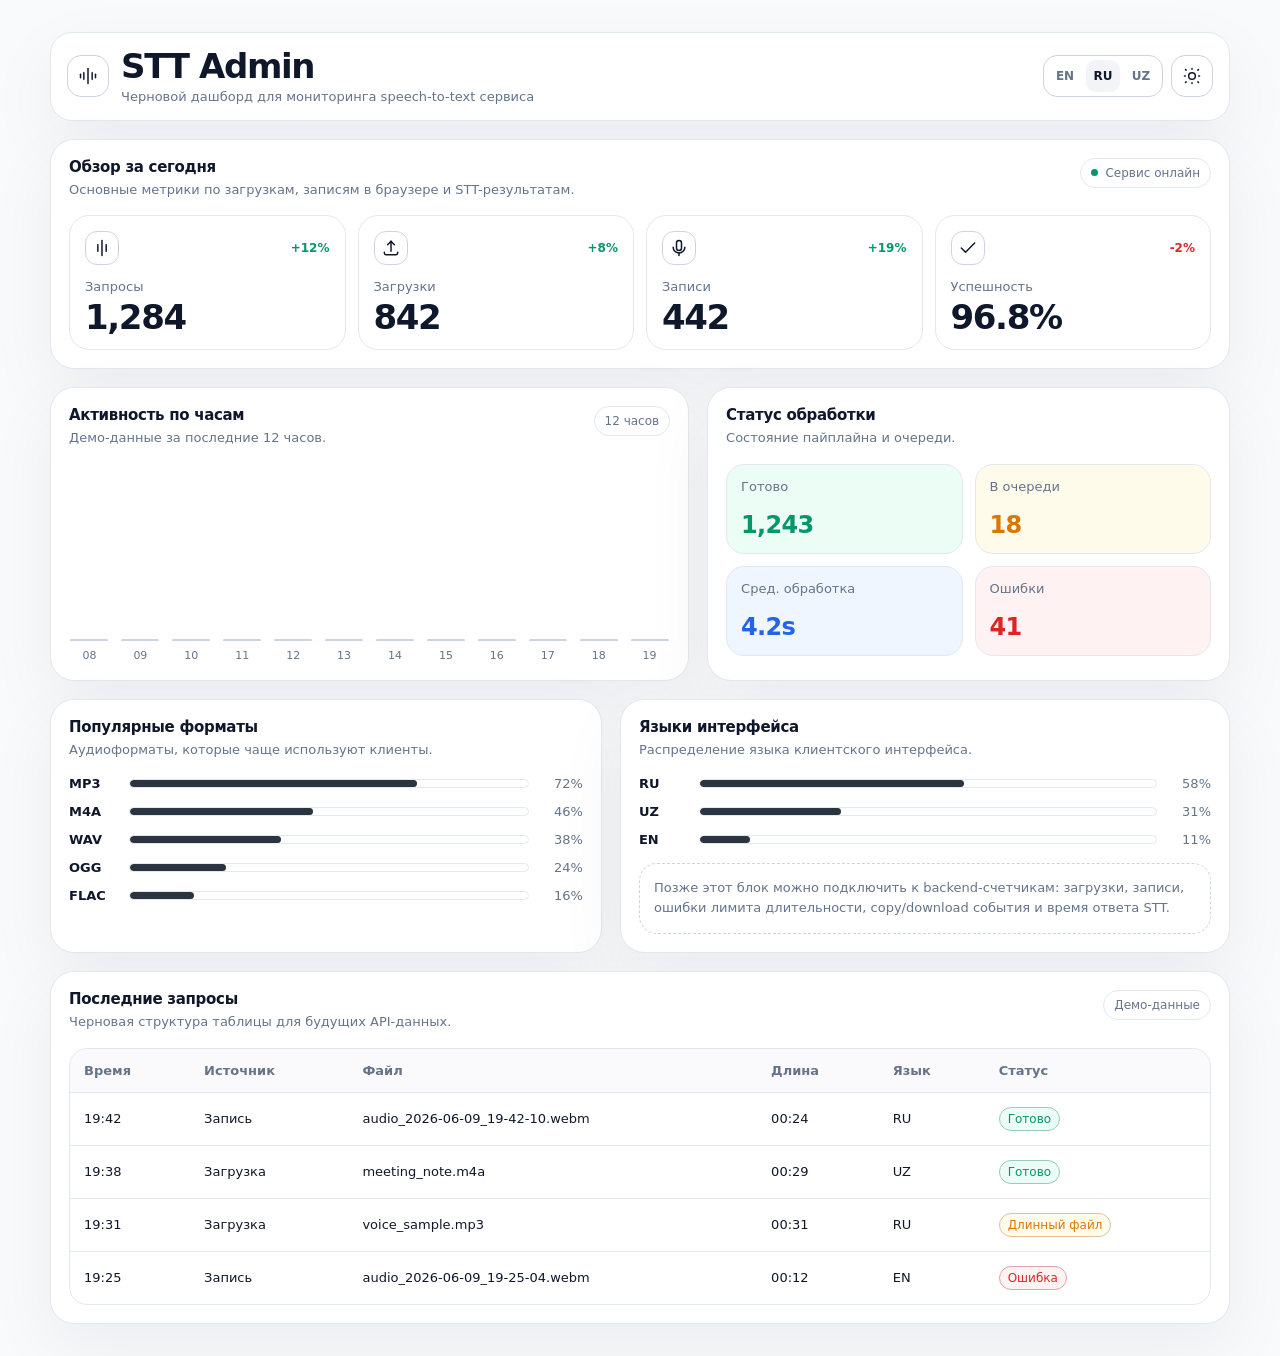
<file: src/presentation/web/admin/index.html>
<!DOCTYPE html>
<html lang="ru" data-theme="light">
<head>
  <meta charset="UTF-8" />
  <meta name="viewport" content="width=device-width, initial-scale=1.0" />
  <title>STT Admin Dashboard</title>
  <link rel="stylesheet" href="assets/css/style.css" />
</head>
<body>
  <main class="dashboard">
    <header class="topbar">
      <div class="brand">
        <div class="brand-icon" aria-hidden="true">
          <svg viewBox="0 0 24 24">
            <path d="M12 3v18" />
            <path d="M7 8v8" />
            <path d="M17 8v8" />
            <path d="M3 10v4" />
            <path d="M21 10v4" />
          </svg>
        </div>
        <div>
          <h1 data-i18n="title">STT Admin</h1>
          <p data-i18n="subtitle">Draft dashboard for speech-to-text service monitoring</p>
        </div>
      </div>

      <div class="toolbar">
        <div class="lang-row" aria-label="Language switcher">
          <button class="lang-btn active" type="button" data-lang="en">EN</button>
          <button class="lang-btn" type="button" data-lang="ru">RU</button>
          <button class="lang-btn" type="button" data-lang="uz">UZ</button>
        </div>
        <button class="icon-btn" id="themeToggle" type="button" aria-label="Theme toggle">
          <svg id="themeIcon" viewBox="0 0 24 24">
            <path d="M12 3v1" />
            <path d="M12 20v1" />
            <path d="M4.22 4.22l.7.7" />
            <path d="M19.08 19.08l.7.7" />
            <path d="M3 12h1" />
            <path d="M20 12h1" />
            <path d="M4.22 19.78l.7-.7" />
            <path d="M19.08 4.92l.7-.7" />
            <circle cx="12" cy="12" r="4" />
          </svg>
        </button>
      </div>
    </header>

    <section class="panel">
      <div class="section-head">
        <div>
          <div class="section-title" data-i18n="overviewTitle">Today overview</div>
          <div class="section-note" data-i18n="overviewNote">Core metrics for uploaded files, browser recordings and STT results.</div>
        </div>
        <div class="pill"><span class="dot"></span><span data-i18n="serviceOnline">Service online</span></div>
      </div>

      <div class="kpi-grid">
        <article class="kpi-card">
          <div class="kpi-top">
            <div class="small-icon" aria-hidden="true">
              <svg viewBox="0 0 24 24"><path d="M12 3v18"/><path d="M7 8v8"/><path d="M17 8v8"/></svg>
            </div>
            <span class="delta">+12%</span>
          </div>
          <div>
            <div class="kpi-label" data-i18n="totalRequests">Requests</div>
            <div class="kpi-value">1,284</div>
          </div>
        </article>

        <article class="kpi-card">
          <div class="kpi-top">
            <div class="small-icon" aria-hidden="true">
              <svg viewBox="0 0 24 24"><path d="M4 17v1a2 2 0 0 0 2 2h12a2 2 0 0 0 2-2v-1"/><path d="M12 4v12"/><path d="M8 8l4-4 4 4"/></svg>
            </div>
            <span class="delta">+8%</span>
          </div>
          <div>
            <div class="kpi-label" data-i18n="uploads">Uploads</div>
            <div class="kpi-value">842</div>
          </div>
        </article>

        <article class="kpi-card">
          <div class="kpi-top">
            <div class="small-icon" aria-hidden="true">
              <svg viewBox="0 0 24 24"><path d="M12 3a3 3 0 0 0-3 3v6a3 3 0 0 0 6 0V6a3 3 0 0 0-3-3z"/><path d="M19 11a7 7 0 0 1-14 0"/><path d="M12 18v3"/></svg>
            </div>
            <span class="delta">+19%</span>
          </div>
          <div>
            <div class="kpi-label" data-i18n="recordings">Recordings</div>
            <div class="kpi-value">442</div>
          </div>
        </article>

        <article class="kpi-card">
          <div class="kpi-top">
            <div class="small-icon" aria-hidden="true">
              <svg viewBox="0 0 24 24"><path d="M20 6 9 17l-5-5"/></svg>
            </div>
            <span class="delta bad">-2%</span>
          </div>
          <div>
            <div class="kpi-label" data-i18n="successRate">Success rate</div>
            <div class="kpi-value">96.8%</div>
          </div>
        </article>
      </div>
    </section>

    <section class="hero">
      <article class="panel chart-card">
        <div class="section-head">
          <div>
            <div class="section-title" data-i18n="activityTitle">Activity by hour</div>
            <div class="section-note" data-i18n="activityNote">Demo data for the last 12 hours.</div>
          </div>
          <span class="pill" data-i18n="last12h">Last 12h</span>
        </div>
        <div class="bars" aria-label="Activity chart">
          <div class="bar-wrap"><div class="bar" style="height: 52%; --fill: 72%;"></div><span class="bar-label">08</span></div>
          <div class="bar-wrap"><div class="bar" style="height: 72%; --fill: 78%;"></div><span class="bar-label">09</span></div>
          <div class="bar-wrap"><div class="bar" style="height: 64%; --fill: 70%;"></div><span class="bar-label">10</span></div>
          <div class="bar-wrap"><div class="bar" style="height: 86%; --fill: 88%;"></div><span class="bar-label">11</span></div>
          <div class="bar-wrap"><div class="bar" style="height: 58%; --fill: 68%;"></div><span class="bar-label">12</span></div>
          <div class="bar-wrap"><div class="bar" style="height: 77%; --fill: 82%;"></div><span class="bar-label">13</span></div>
          <div class="bar-wrap"><div class="bar" style="height: 92%; --fill: 94%;"></div><span class="bar-label">14</span></div>
          <div class="bar-wrap"><div class="bar" style="height: 80%; --fill: 84%;"></div><span class="bar-label">15</span></div>
          <div class="bar-wrap"><div class="bar" style="height: 68%; --fill: 73%;"></div><span class="bar-label">16</span></div>
          <div class="bar-wrap"><div class="bar" style="height: 74%; --fill: 76%;"></div><span class="bar-label">17</span></div>
          <div class="bar-wrap"><div class="bar" style="height: 62%; --fill: 68%;"></div><span class="bar-label">18</span></div>
          <div class="bar-wrap"><div class="bar" style="height: 55%; --fill: 62%;"></div><span class="bar-label">19</span></div>
        </div>
      </article>

      <article class="panel">
        <div class="section-head">
          <div>
            <div class="section-title" data-i18n="statusTitle">Processing status</div>
            <div class="section-note" data-i18n="statusNote">Current pipeline health and queue state.</div>
          </div>
        </div>
        <div class="status-grid">
          <div class="status-box success">
            <div class="status-label" data-i18n="completed">Completed</div>
            <div class="status-value">1,243</div>
          </div>
          <div class="status-box warning">
            <div class="status-label" data-i18n="queue">In queue</div>
            <div class="status-value">18</div>
          </div>
          <div class="status-box info">
            <div class="status-label" data-i18n="avgTime">Avg. processing</div>
            <div class="status-value">4.2s</div>
          </div>
          <div class="status-box danger">
            <div class="status-label" data-i18n="failed">Failed</div>
            <div class="status-value">41</div>
          </div>
        </div>
      </article>
    </section>

    <section class="grid-2">
      <article class="panel">
        <div class="section-head">
          <div>
            <div class="section-title" data-i18n="formatsTitle">Popular formats</div>
            <div class="section-note" data-i18n="formatsNote">Accepted audio types used by clients.</div>
          </div>
        </div>
        <div class="format-list">
          <div class="progress-row"><span class="progress-label">MP3</span><div class="progress-line"><div class="progress-fill" style="--width: 72%;"></div></div><span class="progress-value">72%</span></div>
          <div class="progress-row"><span class="progress-label">M4A</span><div class="progress-line"><div class="progress-fill" style="--width: 46%;"></div></div><span class="progress-value">46%</span></div>
          <div class="progress-row"><span class="progress-label">WAV</span><div class="progress-line"><div class="progress-fill" style="--width: 38%;"></div></div><span class="progress-value">38%</span></div>
          <div class="progress-row"><span class="progress-label">OGG</span><div class="progress-line"><div class="progress-fill" style="--width: 24%;"></div></div><span class="progress-value">24%</span></div>
          <div class="progress-row"><span class="progress-label">FLAC</span><div class="progress-line"><div class="progress-fill" style="--width: 16%;"></div></div><span class="progress-value">16%</span></div>
        </div>
      </article>

      <article class="panel">
        <div class="section-head">
          <div>
            <div class="section-title" data-i18n="languagesTitle">Interface languages</div>
            <div class="section-note" data-i18n="languagesNote">Client UI language distribution.</div>
          </div>
        </div>
        <div class="language-list">
          <div class="progress-row"><span class="progress-label">RU</span><div class="progress-line"><div class="progress-fill" style="--width: 58%;"></div></div><span class="progress-value">58%</span></div>
          <div class="progress-row"><span class="progress-label">UZ</span><div class="progress-line"><div class="progress-fill" style="--width: 31%;"></div></div><span class="progress-value">31%</span></div>
          <div class="progress-row"><span class="progress-label">EN</span><div class="progress-line"><div class="progress-fill" style="--width: 11%;"></div></div><span class="progress-value">11%</span></div>
        </div>
        <div class="empty-note" style="margin-top: 16px;" data-i18n="integrationNote">
          Later this block can be connected to backend counters: uploads, recordings, duration limit errors, copy/download events and STT response times.
        </div>
      </article>
    </section>

    <section class="panel">
      <div class="section-head">
        <div>
          <div class="section-title" data-i18n="recentTitle">Recent requests</div>
          <div class="section-note" data-i18n="recentNote">Rough table structure for future API data.</div>
        </div>
        <span class="pill" data-i18n="demoData">Demo data</span>
      </div>

      <div class="table-wrap">
        <table>
          <thead>
            <tr>
              <th data-i18n="colTime">Time</th>
              <th data-i18n="colSource">Source</th>
              <th data-i18n="colFile">File</th>
              <th data-i18n="colDuration">Duration</th>
              <th data-i18n="colLanguage">Language</th>
              <th data-i18n="colStatus">Status</th>
            </tr>
          </thead>
          <tbody>
            <tr>
              <td>19:42</td>
              <td data-i18n="sourceRecord">Recording</td>
              <td>audio_2026-06-09_19-42-10.webm</td>
              <td>00:24</td>
              <td>RU</td>
              <td><span class="badge success" data-i18n="ok">Done</span></td>
            </tr>
            <tr>
              <td>19:38</td>
              <td data-i18n="sourceUpload">Upload</td>
              <td>meeting_note.m4a</td>
              <td>00:29</td>
              <td>UZ</td>
              <td><span class="badge success" data-i18n="ok">Done</span></td>
            </tr>
            <tr>
              <td>19:31</td>
              <td data-i18n="sourceUpload">Upload</td>
              <td>voice_sample.mp3</td>
              <td>00:31</td>
              <td>RU</td>
              <td><span class="badge warning" data-i18n="tooLong">Too long</span></td>
            </tr>
            <tr>
              <td>19:25</td>
              <td data-i18n="sourceRecord">Recording</td>
              <td>audio_2026-06-09_19-25-04.webm</td>
              <td>00:12</td>
              <td>EN</td>
              <td><span class="badge danger" data-i18n="error">Error</span></td>
            </tr>
          </tbody>
        </table>
      </div>
    </section>
  </main>
  <script src="assets/js/app.js"></script>
</body>
</html>
</file>
<file: src/presentation/web/admin/assets/css/style.css>
:root {
      --bg: #f8fafc;
      --card: #ffffff;
      --text: #0f172a;
      --muted: #64748b;
      --border: #e2e8f0;
      --border-dark: #cbd5e1;
      --accent: #111827;
      --success: #059669;
      --success-soft: #ecfdf5;
      --danger: #dc2626;
      --danger-soft: #fef2f2;
      --warning: #d97706;
      --warning-soft: #fffbeb;
      --info: #2563eb;
      --info-soft: #eff6ff;
      --shadow: 0 24px 70px rgba(15, 23, 42, 0.06);
    }

    [data-theme="dark"] {
      --bg: #020617;
      --card: #0f172a;
      --text: #f8fafc;
      --muted: #94a3b8;
      --border: #1e293b;
      --border-dark: #334155;
      --accent: #f8fafc;
      --success: #34d399;
      --success-soft: rgba(52, 211, 153, 0.09);
      --danger: #f87171;
      --danger-soft: rgba(248, 113, 113, 0.09);
      --warning: #fbbf24;
      --warning-soft: rgba(251, 191, 36, 0.09);
      --info: #60a5fa;
      --info-soft: rgba(96, 165, 250, 0.09);
      --shadow: 0 24px 70px rgba(0, 0, 0, 0.18);
    }

    * {
      box-sizing: border-box;
      margin: 0;
      padding: 0;
    }

    html {
      width: 100%;
      min-height: 100%;
    }

    body {
      min-height: 100vh;
      font-family: Inter, system-ui, -apple-system, BlinkMacSystemFont, "Segoe UI", sans-serif;
      background: var(--bg);
      color: var(--text);
      padding: clamp(16px, 3vw, 32px);
      overflow-x: hidden;
    }

    button, select, input {
      font: inherit;
    }

    button {
      border: 1px solid var(--border-dark);
      background: var(--card);
      color: var(--text);
      cursor: pointer;
      transition: border-color 0.2s linear, background 0.2s linear, color 0.2s linear;
    }

    button:hover {
      border-color: var(--accent);
      background: rgba(148, 163, 184, 0.08);
    }

    .dashboard {
      width: min(100%, 1180px);
      margin: 0 auto;
      display: grid;
      gap: 18px;
    }

    .topbar {
      display: flex;
      align-items: center;
      justify-content: space-between;
      gap: 14px;
      padding: 16px;
      border: 1px solid var(--border);
      border-radius: 22px;
      background: var(--card);
      box-shadow: var(--shadow);
    }

    .brand {
      display: flex;
      align-items: center;
      gap: 12px;
      min-width: 0;
    }

    .brand-icon,
    .icon-btn {
      width: 42px;
      height: 42px;
      border-radius: 14px;
      border: 1px solid var(--border-dark);
      display: grid;
      place-items: center;
      flex-shrink: 0;
      background: transparent;
    }

    .brand-icon svg,
    .icon-btn svg,
    .small-icon svg {
      width: 20px;
      height: 20px;
      fill: none;
      stroke: currentColor;
      stroke-width: 1.8;
      stroke-linecap: round;
      stroke-linejoin: round;
    }

    .brand h1 {
      font-size: clamp(22px, 4vw, 34px);
      font-weight: 680;
      letter-spacing: -0.04em;
      line-height: 1.05;
      white-space: nowrap;
      overflow: hidden;
      text-overflow: ellipsis;
    }

    .brand p {
      margin-top: 4px;
      font-size: 13px;
      color: var(--muted);
      white-space: nowrap;
      overflow: hidden;
      text-overflow: ellipsis;
    }

    .toolbar {
      display: flex;
      align-items: center;
      gap: 8px;
      flex-shrink: 0;
    }

    .lang-row {
      height: 42px;
      display: flex;
      align-items: center;
      gap: 4px;
      padding: 4px;
      border: 1px solid var(--border-dark);
      border-radius: 14px;
      background: var(--card);
    }

    .lang-btn {
      width: 34px;
      height: 32px;
      border-radius: 10px;
      border: 0;
      color: var(--muted);
      background: transparent;
      font-size: 12px;
      font-weight: 700;
    }

    .lang-btn.active {
      color: var(--text);
      background: rgba(148, 163, 184, 0.12);
    }

    .hero {
      display: grid;
      grid-template-columns: 1.1fr 0.9fr;
      gap: 18px;
    }

    .panel {
      border: 1px solid var(--border);
      border-radius: 24px;
      background: var(--card);
      padding: 18px;
      box-shadow: var(--shadow);
      min-width: 0;
    }

    .section-head {
      display: flex;
      align-items: flex-start;
      justify-content: space-between;
      gap: 12px;
      margin-bottom: 16px;
    }

    .section-title {
      font-size: 15px;
      font-weight: 700;
      letter-spacing: -0.02em;
    }

    .section-note {
      font-size: 13px;
      color: var(--muted);
      margin-top: 4px;
      line-height: 1.5;
    }

    .pill {
      display: inline-flex;
      align-items: center;
      gap: 7px;
      min-height: 30px;
      padding: 6px 10px;
      border-radius: 999px;
      border: 1px solid var(--border);
      color: var(--muted);
      font-size: 12px;
      white-space: nowrap;
      background: transparent;
    }

    .dot {
      width: 7px;
      height: 7px;
      border-radius: 50%;
      background: var(--success);
    }

    .kpi-grid {
      display: grid;
      grid-template-columns: repeat(4, 1fr);
      gap: 12px;
    }

    .kpi-card {
      min-height: 122px;
      border: 1px solid var(--border);
      border-radius: 20px;
      padding: 15px;
      background: transparent;
      display: flex;
      flex-direction: column;
      justify-content: space-between;
      gap: 14px;
    }

    .kpi-top {
      display: flex;
      align-items: center;
      justify-content: space-between;
      gap: 10px;
    }

    .small-icon {
      width: 34px;
      height: 34px;
      display: grid;
      place-items: center;
      border: 1px solid var(--border-dark);
      border-radius: 12px;
      color: var(--text);
      flex-shrink: 0;
    }

    .delta {
      font-size: 12px;
      font-weight: 700;
      color: var(--success);
    }

    .delta.bad {
      color: var(--danger);
    }

    .kpi-label {
      font-size: 13px;
      color: var(--muted);
      margin-bottom: 6px;
    }

    .kpi-value {
      font-size: clamp(24px, 4vw, 34px);
      line-height: 1;
      letter-spacing: -0.04em;
      font-weight: 720;
    }

    .chart-card {
      min-height: 294px;
      display: flex;
      flex-direction: column;
    }

    .bars {
      height: 188px;
      display: flex;
      align-items: end;
      gap: 10px;
      padding-top: 10px;
      margin-top: auto;
    }

    .bar-wrap {
      flex: 1;
      min-width: 0;
      display: flex;
      flex-direction: column;
      align-items: center;
      gap: 8px;
    }

    .bar {
      width: 100%;
      max-width: 38px;
      border-radius: 12px 12px 8px 8px;
      border: 1px solid var(--border-dark);
      background: rgba(148, 163, 184, 0.12);
      position: relative;
      overflow: hidden;
    }

    .bar::before {
      content: "";
      position: absolute;
      inset: auto 0 0 0;
      height: var(--fill);
      background: var(--accent);
      opacity: 0.9;
    }

    .bar-label {
      font-size: 11px;
      color: var(--muted);
      white-space: nowrap;
    }

    .status-grid {
      display: grid;
      grid-template-columns: repeat(2, 1fr);
      gap: 12px;
    }

    .status-box {
      border: 1px solid var(--border);
      border-radius: 18px;
      padding: 14px;
      min-height: 90px;
      display: flex;
      flex-direction: column;
      justify-content: space-between;
      gap: 12px;
    }

    .status-box.success { background: var(--success-soft); }
    .status-box.danger { background: var(--danger-soft); }
    .status-box.warning { background: var(--warning-soft); }
    .status-box.info { background: var(--info-soft); }

    .status-label {
      font-size: 13px;
      color: var(--muted);
    }

    .status-value {
      font-size: 24px;
      font-weight: 720;
      letter-spacing: -0.03em;
    }

    .status-box.success .status-value { color: var(--success); }
    .status-box.danger .status-value { color: var(--danger); }
    .status-box.warning .status-value { color: var(--warning); }
    .status-box.info .status-value { color: var(--info); }

    .grid-2 {
      display: grid;
      grid-template-columns: 0.95fr 1.05fr;
      gap: 18px;
    }

    .format-list,
    .language-list {
      display: grid;
      gap: 13px;
    }

    .progress-row {
      display: grid;
      grid-template-columns: 48px 1fr 42px;
      align-items: center;
      gap: 12px;
      font-size: 13px;
    }

    .progress-label {
      color: var(--text);
      font-weight: 650;
    }

    .progress-line {
      height: 9px;
      border: 1px solid var(--border);
      border-radius: 999px;
      overflow: hidden;
      background: transparent;
    }

    .progress-fill {
      width: var(--width);
      height: 100%;
      background: var(--accent);
      border-radius: inherit;
      opacity: 0.88;
    }

    .progress-value {
      text-align: right;
      color: var(--muted);
    }

    .table-wrap {
      overflow-x: auto;
      border: 1px solid var(--border);
      border-radius: 18px;
    }

    table {
      width: 100%;
      border-collapse: collapse;
      min-width: 690px;
      font-size: 13px;
    }

    th, td {
      padding: 14px 14px;
      text-align: left;
      border-bottom: 1px solid var(--border);
      white-space: nowrap;
    }

    th {
      color: var(--muted);
      font-weight: 650;
      background: rgba(148, 163, 184, 0.05);
    }

    tr:last-child td {
      border-bottom: 0;
    }

    .badge {
      display: inline-flex;
      align-items: center;
      gap: 6px;
      min-height: 24px;
      padding: 4px 8px;
      border-radius: 999px;
      border: 1px solid var(--border);
      font-size: 12px;
      color: var(--muted);
    }

    .badge.success {
      color: var(--success);
      border-color: color-mix(in srgb, var(--success) 35%, var(--border));
      background: var(--success-soft);
    }

    .badge.danger {
      color: var(--danger);
      border-color: color-mix(in srgb, var(--danger) 35%, var(--border));
      background: var(--danger-soft);
    }

    .badge.warning {
      color: var(--warning);
      border-color: color-mix(in srgb, var(--warning) 35%, var(--border));
      background: var(--warning-soft);
    }

    .empty-note {
      border: 1px dashed var(--border-dark);
      border-radius: 18px;
      padding: 14px;
      color: var(--muted);
      font-size: 13px;
      line-height: 1.6;
    }

    @media (max-width: 980px) {
      .hero,
      .grid-2 {
        grid-template-columns: 1fr;
      }

      .kpi-grid {
        grid-template-columns: repeat(2, 1fr);
      }
    }

    @media (max-width: 620px) {
      body {
        padding: 14px;
      }

      .topbar {
        align-items: flex-start;
        flex-direction: column;
      }

      .toolbar {
        width: 100%;
        justify-content: space-between;
      }

      .brand h1,
      .brand p {
        white-space: normal;
      }

      .kpi-grid,
      .status-grid {
        grid-template-columns: 1fr;
      }

      .bars {
        gap: 6px;
      }

      .bar-label {
        font-size: 10px;
      }

      .panel {
        border-radius: 22px;
        padding: 14px;
      }
    }
</file>
